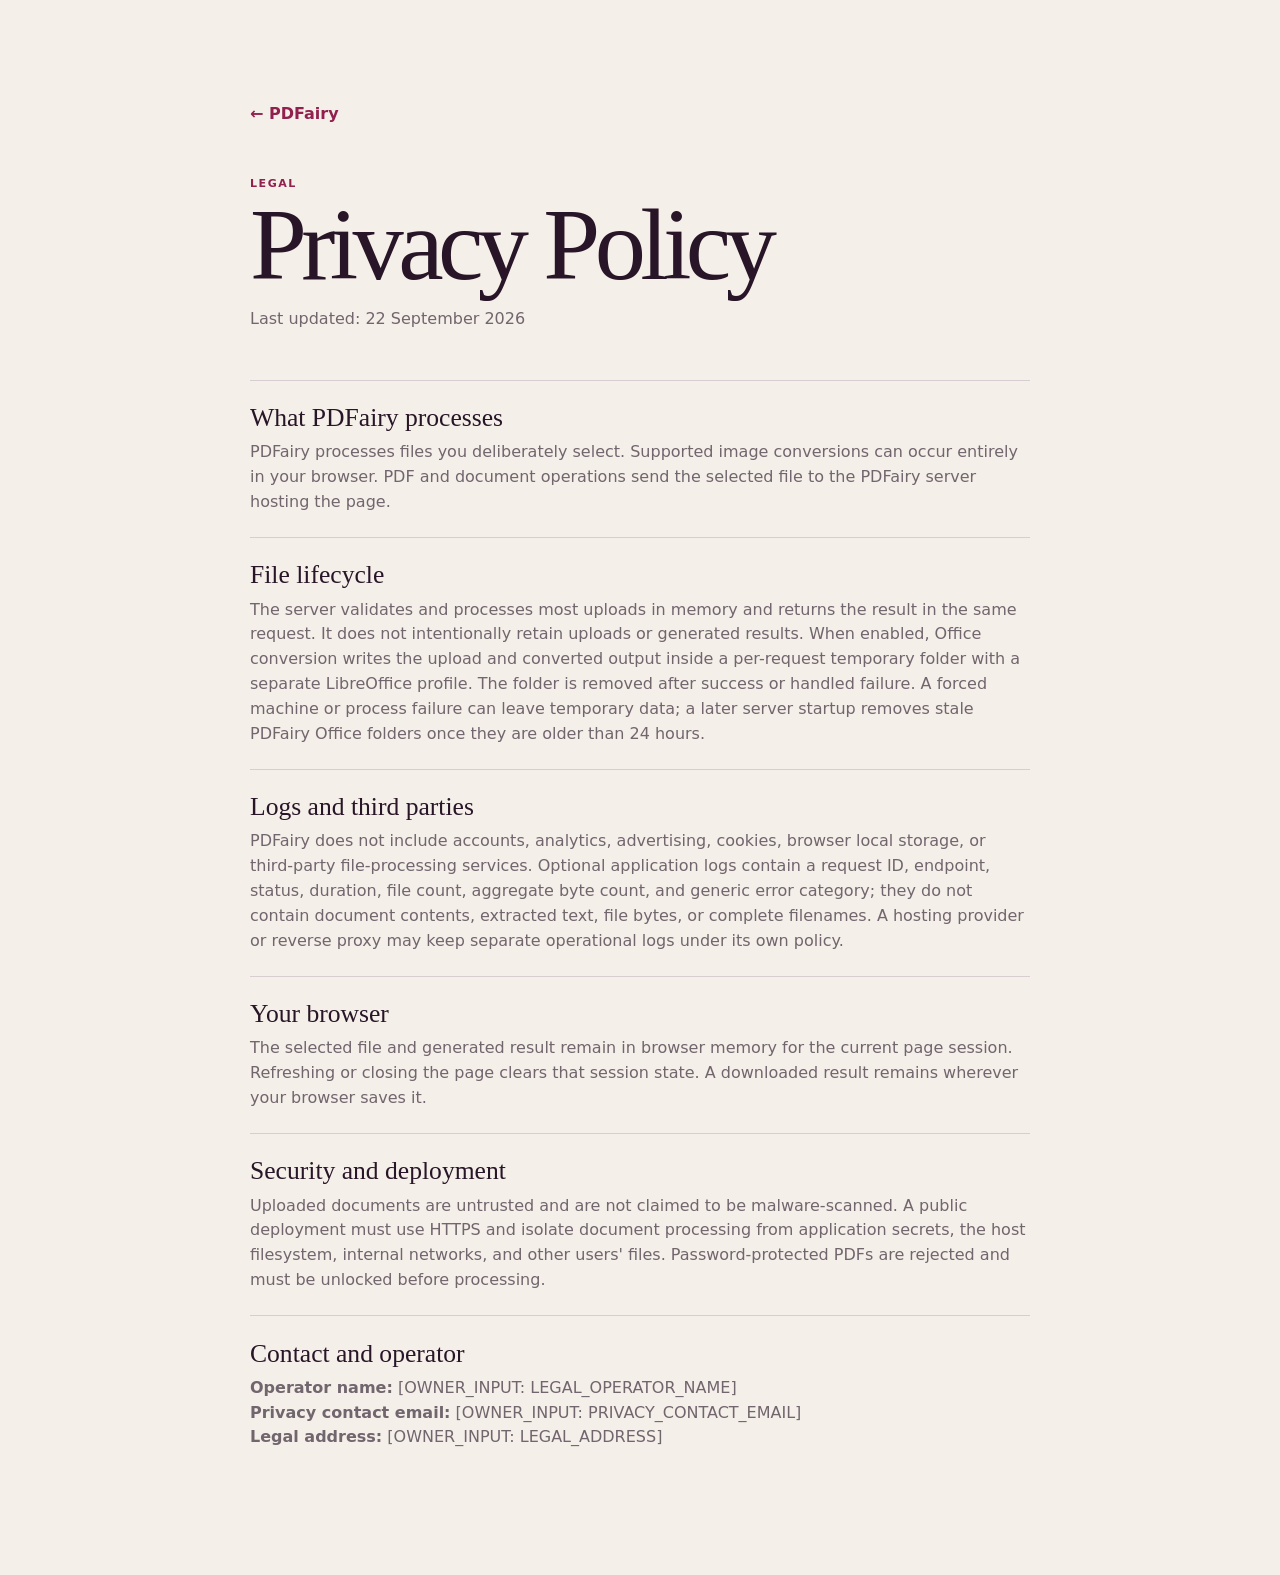
<file: privacy.html>
<!doctype html><html lang="en"><head><meta charset="UTF-8"><meta name="viewport" content="width=device-width,initial-scale=1"><meta name="description" content="PDFairy privacy policy and document-processing lifecycle."><meta name="theme-color" content="#f4efe8"><title>Privacy Policy — PDFairy</title><link rel="icon" href="favicon.svg" type="image/svg+xml"><link rel="stylesheet" href="styles.css"></head><body><main class="legal-page shell"><a class="legal-back" href="index.html">← PDFairy</a><p class="eyebrow">Legal</p><h1>Privacy Policy</h1><p class="legal-updated">Last updated: 22 September 2026</p><section><h2>What PDFairy processes</h2><p>PDFairy processes files you deliberately select. Supported image conversions can occur entirely in your browser. PDF and document operations send the selected file to the PDFairy server hosting the page.</p></section><section><h2>File lifecycle</h2><p>The server validates and processes most uploads in memory and returns the result in the same request. It does not intentionally retain uploads or generated results. When enabled, Office conversion writes the upload and converted output inside a per-request temporary folder with a separate LibreOffice profile. The folder is removed after success or handled failure. A forced machine or process failure can leave temporary data; a later server startup removes stale PDFairy Office folders once they are older than 24 hours.</p></section><section><h2>Logs and third parties</h2><p>PDFairy does not include accounts, analytics, advertising, cookies, browser local storage, or third-party file-processing services. Optional application logs contain a request ID, endpoint, status, duration, file count, aggregate byte count, and generic error category; they do not contain document contents, extracted text, file bytes, or complete filenames. A hosting provider or reverse proxy may keep separate operational logs under its own policy.</p></section><section><h2>Your browser</h2><p>The selected file and generated result remain in browser memory for the current page session. Refreshing or closing the page clears that session state. A downloaded result remains wherever your browser saves it.</p></section><section><h2>Security and deployment</h2><p>Uploaded documents are untrusted and are not claimed to be malware-scanned. A public deployment must use HTTPS and isolate document processing from application secrets, the host filesystem, internal networks, and other users' files. Password-protected PDFs are rejected and must be unlocked before processing.</p></section><section><h2>Contact and operator</h2><p><strong>Operator name:</strong> [OWNER_INPUT: LEGAL_OPERATOR_NAME]</p><p><strong>Privacy contact email:</strong> [OWNER_INPUT: PRIVACY_CONTACT_EMAIL]</p><p><strong>Legal address:</strong> [OWNER_INPUT: LEGAL_ADDRESS]</p></section></main></body></html>
</file>
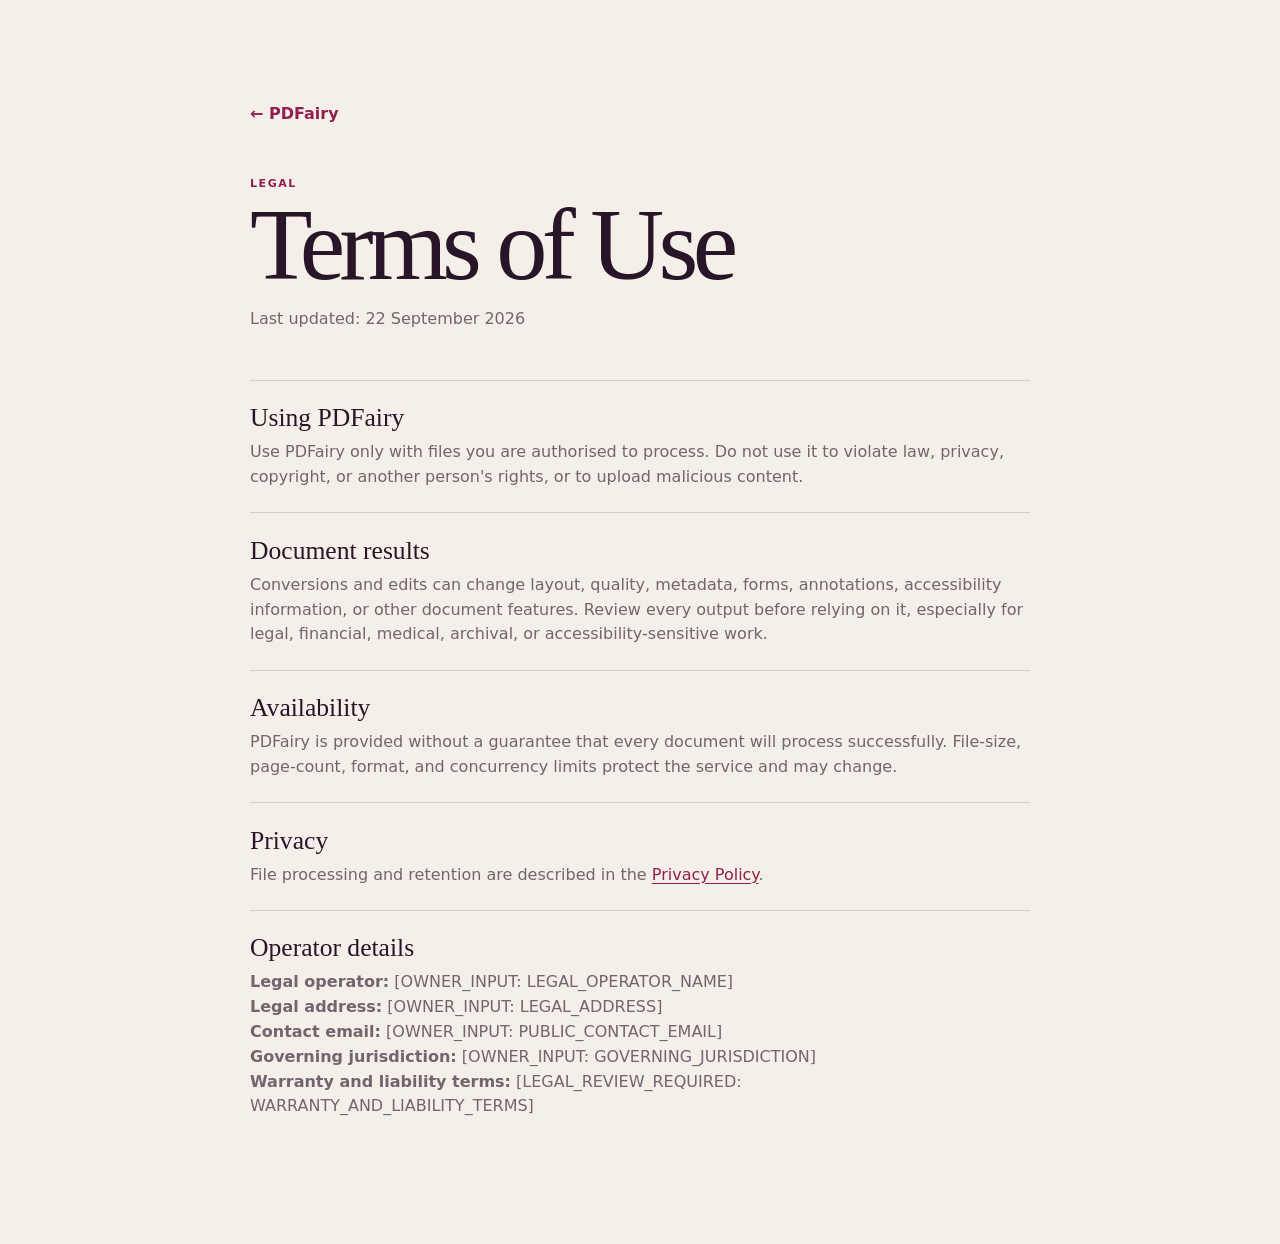
<file: terms.html>
<!doctype html><html lang="en"><head><meta charset="UTF-8"><meta name="viewport" content="width=device-width,initial-scale=1"><meta name="description" content="PDFairy terms of use."><meta name="theme-color" content="#f4efe8"><title>Terms of Use — PDFairy</title><link rel="icon" href="favicon.svg" type="image/svg+xml"><link rel="stylesheet" href="styles.css"></head><body><main class="legal-page shell"><a class="legal-back" href="index.html">← PDFairy</a><p class="eyebrow">Legal</p><h1>Terms of Use</h1><p class="legal-updated">Last updated: 22 September 2026</p><section><h2>Using PDFairy</h2><p>Use PDFairy only with files you are authorised to process. Do not use it to violate law, privacy, copyright, or another person's rights, or to upload malicious content.</p></section><section><h2>Document results</h2><p>Conversions and edits can change layout, quality, metadata, forms, annotations, accessibility information, or other document features. Review every output before relying on it, especially for legal, financial, medical, archival, or accessibility-sensitive work.</p></section><section><h2>Availability</h2><p>PDFairy is provided without a guarantee that every document will process successfully. File-size, page-count, format, and concurrency limits protect the service and may change.</p></section><section><h2>Privacy</h2><p>File processing and retention are described in the <a href="privacy.html">Privacy Policy</a>.</p></section><section><h2>Operator details</h2><p><strong>Legal operator:</strong> [OWNER_INPUT: LEGAL_OPERATOR_NAME]</p><p><strong>Legal address:</strong> [OWNER_INPUT: LEGAL_ADDRESS]</p><p><strong>Contact email:</strong> [OWNER_INPUT: PUBLIC_CONTACT_EMAIL]</p><p><strong>Governing jurisdiction:</strong> [OWNER_INPUT: GOVERNING_JURISDICTION]</p><p><strong>Warranty and liability terms:</strong> [LEGAL_REVIEW_REQUIRED: WARRANTY_AND_LIABILITY_TERMS]</p></section></main></body></html>
</file>
<file: styles.css>
:root{
  --ink:#281527;--ink-2:#3d213a;--plum:#5a204b;--pink:#b52e68;--pink-strong:#91204f;--pink-soft:#f7dbe7;
  --lav:#e9e0f1;--cream:#f4efe8;--paper:#fffdf8;--white:#fff;--muted:#71656e;--line:#d8ced2;
  --success:#27654a;--warning:#7c5319;--danger:#982f41;--danger-soft:#fbe8eb;
  --shadow-paper:0 1px 0 rgba(55,25,45,.12),0 12px 32px rgba(55,25,45,.08);--shadow-float:0 22px 70px rgba(39,18,34,.18);
  --fast:150ms;--ui:240ms;--spatial:420ms;--ease:cubic-bezier(.22,.78,.2,1);
}
*{box-sizing:border-box}html{scroll-behavior:smooth}body{margin:0;background:var(--cream);color:var(--ink);font:400 16px/1.55 ui-sans-serif,system-ui,-apple-system,"Segoe UI",sans-serif;-webkit-font-smoothing:antialiased}body.file-drag-active{overflow:hidden}button,input,select,textarea{font:inherit}button{cursor:pointer}button:disabled{cursor:not-allowed;opacity:.42}img{max-width:100%}svg{width:1.15em;height:1.15em;fill:none;stroke:currentColor;stroke-width:1.7;stroke-linecap:round;stroke-linejoin:round}.hidden{display:none!important}.sr-only{position:absolute;width:1px;height:1px;padding:0;margin:-1px;overflow:hidden;clip:rect(0,0,0,0);white-space:nowrap;border:0}.shell{width:min(1180px,calc(100% - 48px));margin-inline:auto}.icon-sprite{position:absolute;width:0;height:0;overflow:hidden}.skip-link{position:fixed;z-index:100;top:1rem;left:1rem;padding:.7rem 1rem;background:var(--ink);color:white;transform:translateY(-160%)}.skip-link:focus{transform:none}:focus-visible{outline:3px solid #741a48;outline-offset:3px}.eyebrow,.portal-overline{margin:0;color:var(--pink-strong);font-size:.69rem;font-weight:750;letter-spacing:.14em;text-transform:uppercase}.button{min-height:44px;padding:.72rem 1.15rem;border:0;border-radius:7px;font-weight:750;transition:transform var(--fast) var(--ease),background var(--fast),color var(--fast)}.button:hover{transform:translateY(-1px)}.button:active{transform:translateY(1px)}.button-primary{background:var(--pink);color:white}.button-primary:hover{background:var(--pink-strong)}.button-ink{background:var(--ink);color:white}.button-ink:hover{background:var(--plum)}.text-action,.change-file,.add-file-button{min-height:40px;padding:.4rem 0;border:0;background:none;color:var(--pink-strong);font-weight:700;text-decoration:underline;text-decoration-thickness:1px;text-underline-offset:4px}.text-action.light{color:#e8dce5}.icon-button{width:42px;height:42px;display:grid;place-items:center;border:0;background:transparent;color:var(--muted)}kbd{padding:.12rem .35rem;border:1px solid rgba(70,44,62,.2);border-radius:4px;background:rgba(255,255,255,.5);font:600 .65rem/1.4 ui-monospace,SFMono-Regular,Consolas,monospace}

/* Navigation: one restrained floating material. */
.site-header{position:relative;z-index:20;height:82px;display:grid;grid-template-columns:1fr auto 1fr;align-items:center}.brand{display:flex;align-items:center;gap:.55rem;width:max-content;padding:0;border:0;background:none;color:var(--ink);font:600 1.5rem/1 Georgia,"Times New Roman",serif;letter-spacing:-.035em}.brand-mark{width:44px;height:44px;display:block;flex:none;background:url('pdfairy-fairy-logo.png') center/contain no-repeat;filter:drop-shadow(0 4px 7px rgba(79,23,59,.13))}.desktop-nav{display:flex;gap:1.7rem}.desktop-nav button,.mobile-nav button{min-height:42px;padding:.4rem;border:0;background:none;color:var(--muted);font-weight:650}.desktop-nav button:hover{color:var(--ink)}.nav-actions{display:flex;justify-content:flex-end}.command-key{min-height:40px;display:flex;align-items:center;gap:.7rem;padding:.45rem .55rem .45rem .8rem;border:1px solid rgba(80,52,70,.14);border-radius:999px;background:rgba(255,255,255,.45);color:var(--muted);backdrop-filter:blur(10px)}.command-key:hover{border-color:#bfaeb7;color:var(--ink)}.menu-btn{display:none;min-height:44px;padding:.5rem;border:0;background:none;color:var(--ink);font-weight:700}.mobile-nav{position:absolute;z-index:30;right:18px;top:66px;width:190px;padding:.5rem;border:1px solid rgba(80,52,70,.14);border-radius:12px;background:rgba(255,253,248,.94);box-shadow:var(--shadow-float);backdrop-filter:blur(14px)}.mobile-nav button{display:block;width:100%;padding:.7rem;text-align:left}

/* Homepage and File Portal. */
.hero{min-height:720px;display:grid;grid-template-columns:minmax(0,.88fr) minmax(520px,1.12fr);align-items:center;gap:clamp(3rem,7vw,7rem);padding:clamp(4.5rem,8vw,7rem) 0}.hero-copy{position:relative;z-index:2}.hero h1,.tools-intro h2,.workspace-title h1,.editor-empty h1,dialog h2,.file-portal h2,.processing h2,.result h2{font-family:Georgia,"Times New Roman",serif;font-weight:400;letter-spacing:-.055em}.hero h1{max-width:600px;margin:.65rem 0 1.4rem;font-size:clamp(4.15rem,7.4vw,7.25rem);line-height:.86}.hero h1 em{display:block;color:var(--pink);font-style:italic}.hero-intro{max-width:440px;margin:0 0 2rem;color:var(--muted);font-size:1.12rem}.hero-footnote{display:flex;flex-wrap:wrap;align-items:center;gap:.55rem 1rem;color:var(--muted);font-size:.75rem}.hero-footnote span:before{content:"";display:inline-block;width:4px;height:4px;margin-right:.45rem;border-radius:50%;background:var(--pink)}.hero-footnote button{padding:.2rem 0;border:0;background:none;color:var(--pink-strong);font-weight:650;text-decoration:underline;text-underline-offset:3px}.portal-wrap{position:relative;min-width:0;padding:65px 0 35px}.fairy-light{position:absolute;inset:-10% -7%;background:radial-gradient(circle at var(--glow-x,55%) var(--glow-y,40%),rgba(227,108,164,.24),rgba(218,197,237,.18) 28%,transparent 65%);filter:blur(5px);pointer-events:none;animation:ambient 9s var(--ease) infinite alternate}.portal-fairy{position:absolute;z-index:3;right:8%;top:-12px;width:138px;filter:drop-shadow(0 18px 18px rgba(73,17,54,.17));pointer-events:none;transition:opacity var(--ui),transform var(--spatial) var(--ease);animation:float 7s var(--ease) infinite alternate}.file-portal,.hero-selected{position:relative;z-index:2;min-height:340px;background:rgba(255,253,248,.78);box-shadow:inset 0 0 0 1px rgba(116,64,92,.18),var(--shadow-paper);backdrop-filter:blur(10px)}.file-portal{display:flex;align-items:center;padding:clamp(2rem,5vw,3.3rem);clip-path:polygon(0 8%,4% 0,100% 0,100% 92%,96% 100%,0 100%);transition:transform var(--spatial) var(--ease),background var(--ui),box-shadow var(--ui)}.portal-idle{width:100%;display:grid;grid-template-columns:auto minmax(0,1fr) auto;align-items:center;gap:1.25rem}.portal-idle h2{margin:.2rem 0;font-size:clamp(2rem,3.3vw,3rem);line-height:1}.portal-idle p:last-child{margin:.35rem 0 0;color:var(--muted);font-size:.78rem}.portal-ring{width:64px;height:64px;display:grid;place-items:center;border:1px solid rgba(181,46,104,.3);border-radius:50%;color:var(--pink);background:rgba(247,219,231,.62)}.portal-ring svg{width:24px;height:24px}.portal-drag{display:none;width:100%;text-align:center}.portal-drag h2{margin:.3rem 0;font-size:3rem}.file-portal.dragging,.file-drag-active .file-portal{background:rgba(255,250,251,.95);box-shadow:inset 0 0 0 2px var(--pink),0 26px 70px rgba(96,28,70,.15);transform:scale(1.018)}.file-drag-active #homeView .hero-copy,.file-drag-active #homeView .tools-section{filter:blur(2px);opacity:.42;transition:opacity var(--ui),filter var(--ui)}.file-portal.dragging .portal-idle,.file-drag-active .file-portal .portal-idle{display:none}.file-portal.dragging .portal-drag,.file-drag-active .file-portal .portal-drag{display:block}.hero-selected{padding:2.2rem;clip-path:polygon(0 0,95% 0,100% 10%,100% 100%,5% 100%,0 90%)}.portal-wrap:has(.hero-selected:not(.hidden)) .portal-fairy{opacity:0;transform:translateY(-8px)}.document-object{display:flex;align-items:center;gap:1.15rem;min-width:0}.hero-document{padding-bottom:1.5rem;border-bottom:1px solid rgba(100,62,84,.18)}.paper-preview{position:relative;width:84px;height:108px;display:grid;place-items:end start;flex:none;padding:.7rem;background:var(--paper);border:1px solid #d7ccd0;border-radius:3px;box-shadow:7px 8px 0 rgba(77,30,61,.06),var(--shadow-paper);overflow:hidden}.paper-preview:before{content:"";position:absolute;inset:14px 14px auto;height:42px;background:repeating-linear-gradient(to bottom,#eadfe4 0 2px,transparent 2px 9px)}.paper-preview b{position:relative;color:var(--pink-strong);font:700 .65rem ui-monospace,SFMono-Regular,Consolas,monospace}.paper-fold{position:absolute;top:-1px;right:-1px;width:20px;height:20px;background:linear-gradient(225deg,var(--cream) 50%,#d8ccd1 51%)}.document-copy{min-width:0;flex:1}.document-copy h2{margin:.28rem 0 .15rem;overflow:hidden;text-overflow:ellipsis;font:400 clamp(1.55rem,3vw,2.4rem)/1.05 Georgia,serif;letter-spacing:-.04em;white-space:nowrap}.document-copy>p:last-child{margin:0;color:var(--muted);font-size:.8rem}.hero-document .icon-button{align-self:flex-start}.file-actions{display:flex;flex-wrap:wrap;gap:.55rem;margin:1.5rem 0 .8rem}.file-actions button{min-height:44px;padding:.6rem .85rem;border:1px solid rgba(83,48,69,.18);border-radius:7px;background:transparent;color:var(--ink);font-weight:700;transition:background var(--fast),color var(--fast),transform var(--fast)}.file-actions button:first-child{border-color:var(--ink);background:var(--ink);color:white}.file-actions button:hover{transform:translateY(-2px);border-color:var(--pink)}

/* Tool atlas: grouped interactions, no tile grid. */
.tools-section{padding:7rem 0;border-top:1px solid var(--line)}.tools-intro{display:grid;grid-template-columns:1fr 1.25fr;align-items:end;margin-bottom:3rem}.tools-intro .eyebrow{grid-column:1/-1}.tools-intro h2{max-width:820px;margin:.55rem 0 0;font-size:clamp(2.8rem,5vw,5rem);line-height:.95}.tool-atlas{display:grid;grid-template-columns:repeat(3,1fr);border-block:1px solid var(--line)}.tool-group{min-width:0;border-right:1px solid var(--line)}.tool-group:last-child{border-right:0}.tool-group header{min-height:95px;padding:1.2rem}.tool-group header span{font:400 1.2rem Georgia,serif}.tool-group header p{margin:.15rem 0;color:var(--muted);font-size:.75rem}.tool-group>button{position:relative;width:100%;height:210px;display:flex;flex-direction:column;justify-content:space-between;padding:1.4rem;border:0;border-top:1px solid var(--line);background:transparent;color:var(--ink);text-align:left;overflow:hidden;transition:background var(--ui)}.tool-group>button:hover,.tool-group>button:focus-visible{background:rgba(255,255,255,.42)}.tool-copy b,.tool-copy small{display:block}.tool-copy b{font:400 1.85rem Georgia,serif;letter-spacing:-.035em}.tool-copy small{margin-top:.2rem;color:var(--muted)}.tool-preview{position:relative;height:78px;display:flex;align-items:flex-end;justify-content:flex-end;gap:.5rem;color:var(--pink-strong)}.preview-convert i{width:55px;height:70px;display:grid;place-items:end center;padding-bottom:.6rem;border:1px solid #cabdc4;border-radius:2px;background:var(--paper);box-shadow:var(--shadow-paper);font:700 .58rem ui-monospace,monospace}.preview-convert svg{align-self:center;transition:transform var(--spatial) var(--ease)}.tool-group button:hover .preview-convert svg{transform:translateX(5px)}.preview-compress i{width:70px;height:76px;border:1px solid #cabdc4;border-radius:2px;background:var(--paper);box-shadow:var(--shadow-paper);transition:transform var(--spatial) var(--ease)}.preview-compress i:last-child{position:absolute;right:0;bottom:0;width:50px;height:56px;background:var(--pink-soft)}.tool-group button:hover .preview-compress i:first-child{transform:scale(.82) translate(-4px,8px)}.preview-merge i,.preview-split i{position:absolute;width:54px;height:70px;border:1px solid #cabdc4;border-radius:2px;background:var(--paper);box-shadow:var(--shadow-paper);transition:transform var(--spatial) var(--ease)}.preview-merge i:nth-child(1){right:36px;transform:rotate(-6deg)}.preview-merge i:nth-child(2){right:18px;transform:rotate(2deg)}.preview-merge i:nth-child(3){right:0;transform:rotate(7deg)}.tool-group button:hover .preview-merge i{transform:translateX(-15px) rotate(0)}.preview-split i{right:18px}.preview-split i:first-child{transform:translateX(-8px) rotate(-2deg)}.preview-split i:last-child{transform:translateX(8px) rotate(2deg)}.tool-group button:hover .preview-split i:first-child{transform:translateX(-22px) rotate(-5deg)}.tool-group button:hover .preview-split i:last-child{transform:translateX(22px) rotate(5deg)}.preview-edit i{position:absolute;right:48px;bottom:17px;font:400 2.2rem Georgia,serif}.preview-edit span{width:85px;height:62px;border-bottom:2px solid var(--pink);border-left:1px solid #d0c3c9;background:linear-gradient(transparent 70%,rgba(247,219,231,.8) 70%)}.preview-sign i{width:118px;padding:.7rem .2rem .25rem;border-bottom:1px solid #b798a8;font:italic 1.35rem Georgia,serif;text-align:center;transition:letter-spacing var(--spatial) var(--ease)}.tool-group button:hover .preview-sign i{letter-spacing:.04em}.privacy-strip{display:grid;grid-template-columns:auto 1fr auto;align-items:center;gap:1.2rem;margin-bottom:6rem;padding:1.5rem 0;border-bottom:1px solid var(--line)}.privacy-orb{width:28px;height:28px;border:1px solid var(--pink);border-radius:50%;box-shadow:inset 0 0 0 7px var(--pink-soft)}.privacy-strip p{margin:0;color:var(--muted)}.privacy-strip strong{color:var(--ink)}.privacy-strip button{min-height:40px;border:0;background:none;color:var(--pink-strong);font-weight:700}

/* File-centered tool workspaces. */
.workspace{min-height:calc(100vh - 82px);padding:0 0 5rem;background:linear-gradient(180deg,var(--lav) 0,rgba(244,239,232,.72) 370px)}.workspace-header{position:relative;display:grid;grid-template-columns:130px 1fr 160px;align-items:end;padding:3rem 0 2rem}.back-btn{align-self:start;min-height:44px;display:flex;align-items:center;gap:.5rem;padding:.4rem 0;border:0;background:none;color:var(--muted);font-weight:700}.workspace-title h1{margin:.2rem 0 0;font-size:clamp(3.2rem,6vw,5.5rem);line-height:.88}.workspace-title>p:last-child{margin:.7rem 0 0;color:var(--muted)}.session-note{justify-self:end;margin-bottom:.4rem;color:var(--muted);font-size:.72rem}.session-note:before{content:"";display:inline-block;width:6px;height:6px;margin-right:.45rem;border-radius:50%;background:var(--success)}.workspace-stage{display:grid;grid-template-columns:minmax(0,880px) 1fr;gap:clamp(2rem,5vw,5rem);align-items:start}.tool-surface{min-height:530px;background:rgba(255,253,248,.88);box-shadow:inset 0 0 0 1px rgba(89,55,75,.12),var(--shadow-paper)}.workspace-note{padding-top:1.5rem;color:var(--muted);font-size:.82rem}.workspace-note .note-rule{display:block;width:45px;height:1px;margin-bottom:1rem;background:var(--pink)}.workspace-note>p:last-child{margin:.45rem 0}.work-portal{min-height:530px;display:grid;grid-template-columns:auto 1fr auto;align-items:center;gap:1.25rem;padding:3rem;border:1px dashed #c9aebc;background:linear-gradient(145deg,rgba(255,255,255,.55),rgba(250,240,246,.28));transition:background var(--ui),transform var(--spatial) var(--ease)}.work-portal.dragging{background:#fff8fb;transform:scale(.995)}.work-portal h2{margin:.2rem 0;font:400 2rem/1.05 Georgia,serif}.work-portal p{margin:.25rem 0;color:var(--muted)}.file-panel{padding:2rem 2.3rem 2.3rem}.file-panel-top{display:flex;align-items:center;justify-content:space-between;margin-bottom:1rem}.add-file-button{display:flex;align-items:center;gap:.35rem;text-decoration:none}.selected-files{display:flex;flex-direction:column;gap:.7rem}.selected-file{position:relative;display:grid;grid-template-columns:auto minmax(0,1fr) auto auto;align-items:center;gap:1rem;padding:.85rem 0;border-bottom:1px solid var(--line);background:transparent}.selected-file .paper-preview{width:54px;height:70px;padding:.45rem;box-shadow:4px 5px 0 rgba(77,30,61,.05)}.selected-file .paper-preview:before{inset:10px 9px auto;height:27px;background:repeating-linear-gradient(to bottom,#eadfe4 0 1px,transparent 1px 6px)}.selected-file strong,.selected-file small{display:block;overflow:hidden;text-overflow:ellipsis;white-space:nowrap}.selected-file strong{font-family:Georgia,serif;font-size:1.08rem;font-weight:400}.selected-file small,.setting-note{color:var(--muted);font-size:.72rem}.selected-file>button,.file-moves button{width:38px;height:38px;display:grid;place-items:center;border:0;background:transparent;color:var(--muted)}.file-moves{display:flex}.merge-document{cursor:grab;transition:transform var(--fast),opacity var(--fast)}.merge-document.dragging-file{opacity:.45;transform:scale(.98)}.merge-document .order-number{width:30px;color:var(--pink-strong);font:600 .72rem ui-monospace,monospace}.options{margin:2rem 0}.options h3{margin:0 0 .8rem;font-size:.7rem;letter-spacing:.12em;text-transform:uppercase}.choice-grid{display:flex;flex-wrap:wrap;gap:.55rem}.choice{min-width:135px;min-height:54px;padding:.65rem .8rem;border:1px solid var(--line);border-radius:6px;background:transparent;color:var(--ink);font-weight:700;text-align:left;transition:border var(--fast),background var(--fast),transform var(--fast)}.choice:hover{transform:translateY(-1px)}.choice small{display:block;color:var(--muted);font-size:.68rem;font-weight:400}.choice[aria-pressed="true"]{border-color:var(--pink);background:var(--pink-soft);color:var(--pink-strong)}.option-row{min-height:62px;display:flex;align-items:center;justify-content:space-between;gap:1.5rem;padding:.8rem 0;border-bottom:1px solid var(--line)}.option-row label{font-size:.88rem}.option-row input[type=checkbox]{width:21px;height:21px;accent-color:var(--pink)}.target-input,.text-input,.option-row select{min-height:44px;max-width:280px;padding:.6rem .75rem;border:1px solid var(--line);border-radius:5px;background:var(--white);color:var(--ink)}.target-wrap{display:flex;gap:.5rem}.target-input{width:112px}.process-action{width:100%;margin-top:.5rem}.inline-error{margin:1rem 0;padding:.75rem 1rem;border-left:3px solid var(--danger);background:var(--danger-soft);color:#781e2e;font-size:.82rem}.compression-control{padding:1.2rem 0}.compression-labels{display:flex;justify-content:space-between;color:var(--muted);font-size:.72rem}.compression-value{margin:.5rem 0 1rem;font:400 2rem Georgia,serif}.compression-slider{width:100%;height:4px;accent-color:var(--pink)}.convert-flow{display:grid;grid-template-columns:1fr auto 1fr;align-items:center;gap:1.2rem}.convert-source,.convert-output{min-height:150px;padding:1.2rem;border-left:1px solid var(--line)}.convert-source .paper-preview{margin-top:1rem}.convert-arrow{color:var(--pink)}.split-visual{margin-top:1.2rem}.page-selection{display:grid;grid-template-columns:repeat(5,1fr);gap:.7rem;margin:1rem 0}.page-select{position:relative;padding:.3rem;border:1px solid transparent;background:none}.page-select img{display:block;width:100%;aspect-ratio:.71;object-fit:cover;background:white;box-shadow:var(--shadow-paper)}.page-select span{display:block;margin-top:.3rem;color:var(--muted);font-size:.68rem}.page-select[aria-pressed=true]{border-color:var(--pink);background:var(--pink-soft)}.preview-loading{padding:2rem;color:var(--muted);text-align:center}.advanced-range summary{cursor:pointer;color:var(--pink-strong);font-size:.78rem;font-weight:700}.sign-layout{display:grid;grid-template-columns:1fr 1fr;gap:2rem}.sign-preview{position:relative;min-height:330px;display:grid;place-items:center;background:#e8e1df}.sign-page{position:relative;width:min(210px,75%);aspect-ratio:.71;background:white;box-shadow:var(--shadow-paper);overflow:hidden}.sign-page img{width:100%;height:100%;object-fit:cover}.signature-ghost{position:absolute;right:8%;bottom:8%;max-width:80%;overflow:hidden;color:var(--plum);font:italic 1rem Georgia,serif;white-space:nowrap}.signature-ghost.top-left{top:8%;right:auto;bottom:auto;left:8%}.signature-ghost.top-right{top:8%;right:8%;bottom:auto}.signature-ghost.bottom-left{right:auto;bottom:8%;left:8%}.processing,.result{min-height:530px;display:grid;grid-template-columns:1fr 1fr;align-items:center;gap:3rem;padding:3rem}.process-object,.result-object{position:relative;display:grid;place-items:center;min-height:360px}.process-object .paper-preview,.result-object .paper-preview{width:190px;height:260px}.process-object .paper-preview{animation:working 1.8s var(--ease) infinite alternate}.process-copy h2,.result-copy h2{margin:.35rem 0;font-size:clamp(2rem,4vw,3.5rem);line-height:1}.process-copy>p:not(.portal-overline),.result-copy>p:not(.portal-overline){color:var(--muted)}.light-track{width:100%;height:2px;margin:1.4rem 0;overflow:hidden;background:#e5d9df}.light-track i{display:block;width:30%;height:100%;background:var(--pink);animation:track 1.6s var(--ease) infinite}.result-trace{position:absolute;z-index:2;width:210px;height:280px;border-right:1px solid rgba(181,46,104,.45);filter:drop-shadow(0 0 8px var(--pink));animation:reveal 900ms var(--ease) 1}.result-actions{display:flex;align-items:center;gap:1.1rem;margin-top:1.2rem}

/* Dark document studio. */
.editor-active>.site-header{display:none}.editor-view{min-height:100vh;background:#211920;color:#f4edf2}.editor-header{position:sticky;z-index:20;top:0;height:68px;display:grid;grid-template-columns:1fr auto auto 1fr;align-items:center;gap:1.5rem;padding:0 1.2rem;border-bottom:1px solid #463743;background:rgba(33,25,32,.94);backdrop-filter:blur(12px)}.editor-header .brand{color:#fff}.brand-compact{font-size:1.08rem}.brand-compact .brand-mark{width:34px;height:34px}.editor-file{color:#d5c8d1;font-size:.76rem}.editor-file span{margin-left:.55rem;color:#ef9bc1}.editor-history{display:flex}.editor-history button,.canvas-bar button{min-height:36px;padding:.3rem .65rem;border:0;background:transparent;color:inherit}.editor-header-actions{display:flex;justify-content:flex-end;align-items:center;gap:.7rem}.editor-empty{min-height:calc(100vh - 68px);display:flex;flex-direction:column;align-items:center;justify-content:center;padding:2rem;text-align:center;background:radial-gradient(circle at 50% 45%,rgba(137,60,111,.2),transparent 38%)}.editor-empty-paper{width:92px;height:116px;display:grid;place-items:center;margin-bottom:1.1rem;background:var(--paper);box-shadow:12px 13px 0 rgba(255,255,255,.04),var(--shadow-float)}.editor-empty-paper .brand-mark{width:70px;height:70px}.editor-empty h1{margin:.3rem 0;font-size:clamp(3.4rem,7vw,6rem);line-height:.9}.editor-empty>p:not(.eyebrow){max-width:520px;margin:.6rem 0 1.5rem;color:#bcaeba}.editor-layout{position:relative;display:grid;grid-template-columns:170px minmax(0,1fr);min-height:calc(100vh - 68px)}.pages{grid-column:1;padding:1rem .7rem;border-right:1px solid #443642;background:#281f27}.pages-title{display:flex;justify-content:space-between;margin:.2rem .25rem .8rem;color:#cdbfc9;font-size:.72rem}.page-thumb{width:100%;display:block;margin-bottom:.8rem;padding:.3rem;border:1px solid transparent;background:transparent;color:#bfaeba}.page-thumb.active{border-color:#dc6da1;background:#352832}.page-thumb img{display:block;width:100%}.page-thumb span{font-size:.65rem}.canvas-area{grid-column:2;min-width:0;background:#342c32}.canvas-bar{height:50px;display:flex;align-items:center;justify-content:space-between;padding:0 1rem;border-bottom:1px solid #4b4048;background:#2c242a;color:#cdbfc9;font-size:.72rem}.canvas-bar b{display:inline-block;min-width:54px;text-align:center}.editor-tools{position:fixed;z-index:15;left:50%;bottom:24px;display:flex;gap:.25rem;padding:.35rem;border:1px solid rgba(255,255,255,.13);border-radius:999px;background:rgba(43,32,41,.87);box-shadow:var(--shadow-float);backdrop-filter:blur(14px);transform:translateX(-50%)}.editor-tools button{min-width:74px;min-height:52px;display:flex;align-items:center;justify-content:center;gap:.4rem;padding:.45rem .65rem;border:0;border-radius:999px;background:transparent;color:#cdbfc9}.editor-tools button b{font-size:.9rem}.editor-tools button span{font-size:.7rem}.editor-tools button[aria-pressed=true]{background:#f4e5ec;color:#4f183c}.editor-notice{position:relative;z-index:2;max-width:500px;margin:.8rem auto -.5rem;padding:.55rem .8rem;border-left:2px solid #dda650;background:#443a2d;color:#f1d9ad;font-size:.74rem;text-align:center}.page-stage{display:flex;justify-content:center;min-width:0;padding:2rem;overflow:auto}.pdf-page{position:relative;display:inline-block;flex:none;transform-origin:top center;box-shadow:0 24px 70px rgba(0,0,0,.4)}.pdf-page>img{display:block;max-width:none}.pdf-page #overlay{position:absolute;inset:0;cursor:crosshair}.overlay-text,.overlay-sign{position:absolute;max-width:90%;transform:translateY(-100%);white-space:pre-wrap;overflow-wrap:anywhere;color:#111}.overlay-sign{color:#5f163b;font:italic 18px Georgia,serif}.overlay-redact,.overlay-preview{position:absolute;background:#050505}.overlay-preview{opacity:.58}.editor-help{margin:.3rem 1rem 6rem;color:#a797a3;font-size:.72rem;text-align:center}

/* Dialogs, command palette, footer. */
dialog{width:min(520px,calc(100% - 2rem));padding:1.8rem;border:1px solid rgba(75,43,63,.18);border-radius:10px;background:var(--paper);color:var(--ink);box-shadow:var(--shadow-float)}dialog::backdrop{background:rgba(30,16,27,.58);backdrop-filter:blur(4px)}dialog h2{margin:.35rem 0 .8rem;font-size:2.4rem;line-height:1}dialog p{color:var(--muted)}.dialog-close{float:right;width:42px;height:42px;display:grid;place-items:center;border:0;background:none}.dialog-close svg{width:20px;height:20px}dialog label{display:block;margin:.8rem 0 .3rem;font-weight:700}dialog textarea{width:100%;padding:.75rem;border:1px solid var(--line);border-radius:5px;resize:vertical}.dialog-actions{display:flex;justify-content:flex-end;align-items:center;gap:1rem;margin-top:1rem}.command-dialog{width:min(610px,calc(100% - 2rem));padding:0;overflow:hidden}.command-head{display:grid;grid-template-columns:auto 1fr auto;align-items:center;gap:.8rem;padding:1rem;border-bottom:1px solid var(--line)}.command-head>span{width:34px;height:34px;display:grid;place-items:center;border-radius:50%;background:var(--pink-soft);color:var(--pink-strong)}.command-head input{min-width:0;border:0;outline:0;background:transparent;color:var(--ink);font-size:1.05rem}.command-close{padding:.35rem .5rem;border:0;border-radius:4px;background:#eee6e8;color:var(--muted);font-size:.68rem}.command-list{max-height:360px;padding:.5rem;overflow:auto}.command-item{width:100%;display:grid;grid-template-columns:1fr auto;align-items:center;padding:.8rem;border:0;border-radius:6px;background:transparent;color:var(--ink);text-align:left}.command-item:hover,.command-item[aria-selected=true]{background:var(--pink-soft)}.command-item strong,.command-item small{display:block}.command-item small{color:var(--muted)}.command-item kbd{background:white}.command-hint{margin:0;padding:.65rem 1rem;border-top:1px solid var(--line);font-size:.68rem}.toast{position:fixed;z-index:60;bottom:1.5rem;left:50%;max-width:min(90vw,520px);padding:.7rem 1rem;border-radius:6px;background:var(--ink);color:white;box-shadow:var(--shadow-float);font-size:.8rem;opacity:0;pointer-events:none;transform:translate(-50%,12px);transition:opacity var(--fast),transform var(--fast)}.toast.show{opacity:1;transform:translate(-50%,0)}footer{padding:2.4rem 0;border-top:1px solid var(--line);background:var(--paper)}footer .shell{display:grid;grid-template-columns:1fr auto 1fr;align-items:center;color:var(--muted);font-size:.75rem}.footer-brand{font-size:1.15rem}.footer-brand .brand-mark{width:32px;height:32px}footer p{margin:0}footer button{justify-self:end;border:0;background:none;color:var(--muted)}

@keyframes ambient{to{opacity:.7;transform:scale(1.03)}}@keyframes float{to{transform:translateY(-6px)}}@keyframes working{to{transform:scale(.97);box-shadow:12px 14px 0 rgba(77,30,61,.06),0 20px 50px rgba(55,25,45,.12)}}@keyframes track{from{transform:translateX(-120%)}to{transform:translateX(430%)}}@keyframes reveal{from{opacity:0;transform:translateX(-20px)}to{opacity:1;transform:none}}

@media(max-width:1100px){.hero{grid-template-columns:1fr;gap:1rem;padding-top:4rem}.hero-copy{max-width:820px}.hero h1 em{display:inline}.portal-wrap{width:min(760px,100%);margin:auto}.workspace-stage{grid-template-columns:1fr}.workspace-note{display:none}.tool-surface{min-height:500px}}
@media(max-width:820px){.shell{width:min(100% - 30px,700px)}.site-header{height:70px;grid-template-columns:1fr auto}.desktop-nav,.command-key{display:none}.menu-btn{display:block}.hero{min-height:auto;padding:3rem 0 5rem}.hero h1{font-size:clamp(3.6rem,13vw,6.2rem)}.portal-wrap{padding-top:58px}.tools-section{padding:5rem 0}.tools-intro{grid-template-columns:1fr}.tool-atlas{grid-template-columns:1fr}.tool-group{border-right:0}.tool-group header{min-height:auto;padding:1.4rem 0 .8rem;border-top:1px solid var(--line)}.tool-group>button{height:150px;padding:1.2rem 0;display:grid;grid-template-columns:1fr 140px;align-items:center;border-top:1px solid var(--line)}.tool-group>button:first-of-type{border-top:0}.tool-preview{width:130px;justify-self:end}.privacy-strip{grid-template-columns:auto 1fr}.privacy-strip button{grid-column:2;justify-self:start}.workspace{min-height:calc(100vh - 70px)}.workspace-header{grid-template-columns:90px 1fr;padding:2rem 0 1.5rem}.workspace-title h1{font-size:4rem}.session-note{display:none}.work-portal{min-height:460px}.workspace-stage{width:100%}.tool-surface{box-shadow:inset 0 0 0 1px rgba(89,55,75,.12)}.processing,.result{grid-template-columns:1fr;gap:1rem;padding:2rem}.process-object,.result-object{min-height:270px}.process-object .paper-preview,.result-object .paper-preview{width:150px;height:205px}.editor-header{grid-template-columns:1fr auto auto;padding:.5rem .7rem}.editor-file,.editor-history,.editor-header-actions .text-action{display:none}.editor-layout{display:flex;flex-direction:column}.pages{display:none}.canvas-area{width:100%}.editor-tools{bottom:14px}.pdf-page{width:calc(100vw - 24px);transform-origin:top left}.pdf-page>img{width:100%;height:auto}.page-stage{justify-content:flex-start;padding:1.2rem .75rem}.sign-layout{grid-template-columns:1fr}}
@media(max-width:520px){.hero{padding-top:2.5rem}.hero h1{font-size:clamp(3.15rem,16vw,4.7rem)}.hero-intro{font-size:1rem}.hero-footnote{gap:.45rem .8rem}.portal-wrap{padding-top:45px}.portal-fairy{right:3%;top:-20px;width:112px}.file-portal,.hero-selected{min-height:315px}.file-portal{padding:1.5rem;clip-path:polygon(0 5%,5% 0,100% 0,100% 95%,95% 100%,0 100%)}.portal-idle{grid-template-columns:1fr;justify-items:start}.portal-idle .button{width:100%;margin-top:.4rem}.portal-ring{width:52px;height:52px}.hero-selected{padding:1.3rem;clip-path:none}.paper-preview{width:68px;height:88px}.hero-document{align-items:flex-start}.document-copy h2{font-size:1.35rem}.file-actions{display:grid;grid-template-columns:1fr 1fr}.file-actions button{text-align:center}.tools-intro h2{font-size:3rem}.tool-group>button{grid-template-columns:1fr 105px;height:135px}.tool-preview{width:100px;transform:scale(.82);transform-origin:right center}.privacy-strip{grid-template-columns:1fr;padding-top:1rem}.privacy-orb{display:none}.privacy-strip button{grid-column:1}.workspace-header{grid-template-columns:1fr;padding:1rem 15px}.back-btn{margin-bottom:.8rem}.workspace-title h1{font-size:3.4rem}.tool-surface{min-height:calc(100vh - 195px)}.work-portal{min-height:calc(100vh - 195px);grid-template-columns:1fr;justify-items:center;padding:1.5rem;text-align:center}.file-panel{padding:1.2rem}.selected-file{grid-template-columns:auto minmax(0,1fr) auto}.selected-file>.file-moves{grid-column:2;grid-row:2}.selected-file>button{grid-column:3;grid-row:1}.choice-grid{display:grid;grid-template-columns:1fr 1fr}.choice{min-width:0}.option-row{align-items:flex-start;flex-direction:column;gap:.55rem}.target-wrap,.target-input,.text-input,.option-row select{width:100%;max-width:none}.convert-flow{grid-template-columns:1fr}.convert-arrow{transform:rotate(90deg);justify-self:center}.page-selection{grid-template-columns:repeat(3,1fr)}.processing,.result{min-height:calc(100vh - 195px);padding:1.4rem}.result-actions{align-items:stretch;flex-direction:column}.editor-header .brand span:last-child{display:none}.editor-tools{width:calc(100% - 20px);justify-content:space-between}.editor-tools button{min-width:0;flex:1;padding:.4rem}.editor-tools button span{font-size:.65rem}.canvas-bar{height:46px}.editor-notice{margin:.6rem .6rem 0}.editor-empty{padding:1.2rem}.editor-empty h1{font-size:3.6rem}.dialog-actions{align-items:stretch;flex-direction:column}.dialog-actions .button{width:100%}footer .shell{grid-template-columns:1fr;justify-items:center;gap:.55rem;text-align:center}footer button{justify-self:center}}
@media(max-width:340px){.shell{width:calc(100% - 22px)}.hero h1{font-size:2.9rem}.file-actions{grid-template-columns:1fr}.workspace-title h1{font-size:3rem}.tool-group>button{grid-template-columns:1fr 82px}.tool-preview{transform:scale(.7)}}
body.page-hidden .fairy-light,body.page-hidden .portal-fairy{animation-play-state:paused}@media(prefers-reduced-motion:reduce){html{scroll-behavior:auto}.fairy-light,.portal-fairy,.process-object .paper-preview,.light-track i,.result-trace{animation:none}.file-portal,.hero-copy,.tools-section,.tool-preview *,.selected-file{transition:none!important}}
.compression-options{padding:1.2rem 0}.compression-head{display:flex;align-items:end;justify-content:space-between;gap:1rem}.compression-head h3{margin:.25rem 0;font:400 2rem Georgia,serif;letter-spacing:0;text-transform:none}.compression-head>span,.range-labels{color:var(--muted);font-size:.72rem}.compression-range{width:100%;margin:1.4rem 0 .35rem;accent-color:var(--pink)}.range-labels{display:flex;justify-content:space-between}.convert-flow{grid-template-columns:1fr auto 1.4fr}.convert-flow>svg{width:22px;color:var(--pink)}.mini-document{min-height:120px;display:flex;flex-direction:column;justify-content:center;gap:.55rem;padding:1.2rem;border-left:1px solid var(--line);background:linear-gradient(90deg,rgba(255,255,255,.6),transparent)}.mini-document b{font:400 1.6rem Georgia,serif}.mini-document span{color:var(--muted);font-size:.72rem}.option-kicker{color:var(--pink-strong);font-size:.7rem;font-weight:700;letter-spacing:.12em;text-transform:uppercase}.merge-caption{font:400 1.25rem Georgia,serif}.merge-caption span{color:var(--pink);font-size:1.8rem}.preview-heading{display:flex;align-items:center;justify-content:space-between;margin-top:1.4rem}.preview-heading h3{margin:0;font-size:.85rem}.preview-heading span{color:var(--muted);font-size:.72rem}.split-page{position:relative;padding:.3rem;border:1px solid transparent;background:none}.split-page img{display:block;width:100%;aspect-ratio:.71;object-fit:cover;background:white;box-shadow:var(--shadow-paper)}.split-page span{display:block;margin-top:.3rem;color:var(--muted);font-size:.68rem}.split-page[aria-pressed=true]{border-color:var(--pink);background:var(--pink-soft)}.split-options details summary{cursor:pointer;color:var(--pink-strong);font-size:.78rem;font-weight:700}.split-options details .text-input{margin-top:.75rem}.sign-layout{grid-template-columns:1.1fr .9fr}.sign-preview{position:relative;min-height:330px;margin:0 auto;width:min(260px,100%);aspect-ratio:.71;background:white;box-shadow:var(--shadow-paper);overflow:hidden}.sign-preview img{width:100%;height:100%;object-fit:cover}.sign-controls{display:flex;flex-direction:column;gap:1rem}.sign-controls label{display:flex;flex-direction:column;gap:.4rem;color:var(--muted);font-size:.72rem}.sign-controls select{min-height:44px;padding:.6rem .75rem;border:1px solid var(--line);background:var(--white);color:var(--ink)}.preview-loading{position:absolute;inset:auto 0 1rem;padding:.5rem;color:var(--muted);font-size:.72rem;text-align:center}
@media(max-width:520px){.convert-flow{grid-template-columns:1fr}.convert-flow>svg{transform:rotate(90deg);justify-self:center}.mini-document{min-height:auto}.compression-head{align-items:flex-start;flex-direction:column}.sign-layout{grid-template-columns:1fr}}
@media(max-width:1100px){.portal-wrap{overflow:clip}}
.legal-page{max-width:780px;padding-block:clamp(3rem,8vw,7rem)}.legal-back{display:inline-block;margin-bottom:3rem;color:var(--pink-strong);font-weight:700;text-decoration:none}.legal-page h1{max-width:680px;margin:.4rem 0;font:400 clamp(3.5rem,8vw,6.5rem)/.9 Georgia,"Times New Roman",serif;letter-spacing:-.055em}.legal-updated{margin-bottom:3rem;color:var(--muted)}.legal-page section{padding:1.4rem 0;border-top:1px solid var(--line)}.legal-page h2{margin:0 0 .45rem;font:400 1.6rem Georgia,"Times New Roman",serif}.legal-page section p{margin:0;color:var(--muted)}.legal-page a,footer a,dialog a{color:var(--pink-strong);text-underline-offset:3px}
.hero-footnote button,footer button{min-height:40px;padding-block:.45rem}footer p a{min-width:40px;min-height:40px;display:inline-flex;align-items:center;justify-content:center}
.selected-file>button,.file-moves button{width:42px;height:42px}.editor-history button,.canvas-bar button{min-width:40px;min-height:40px}
</file>
